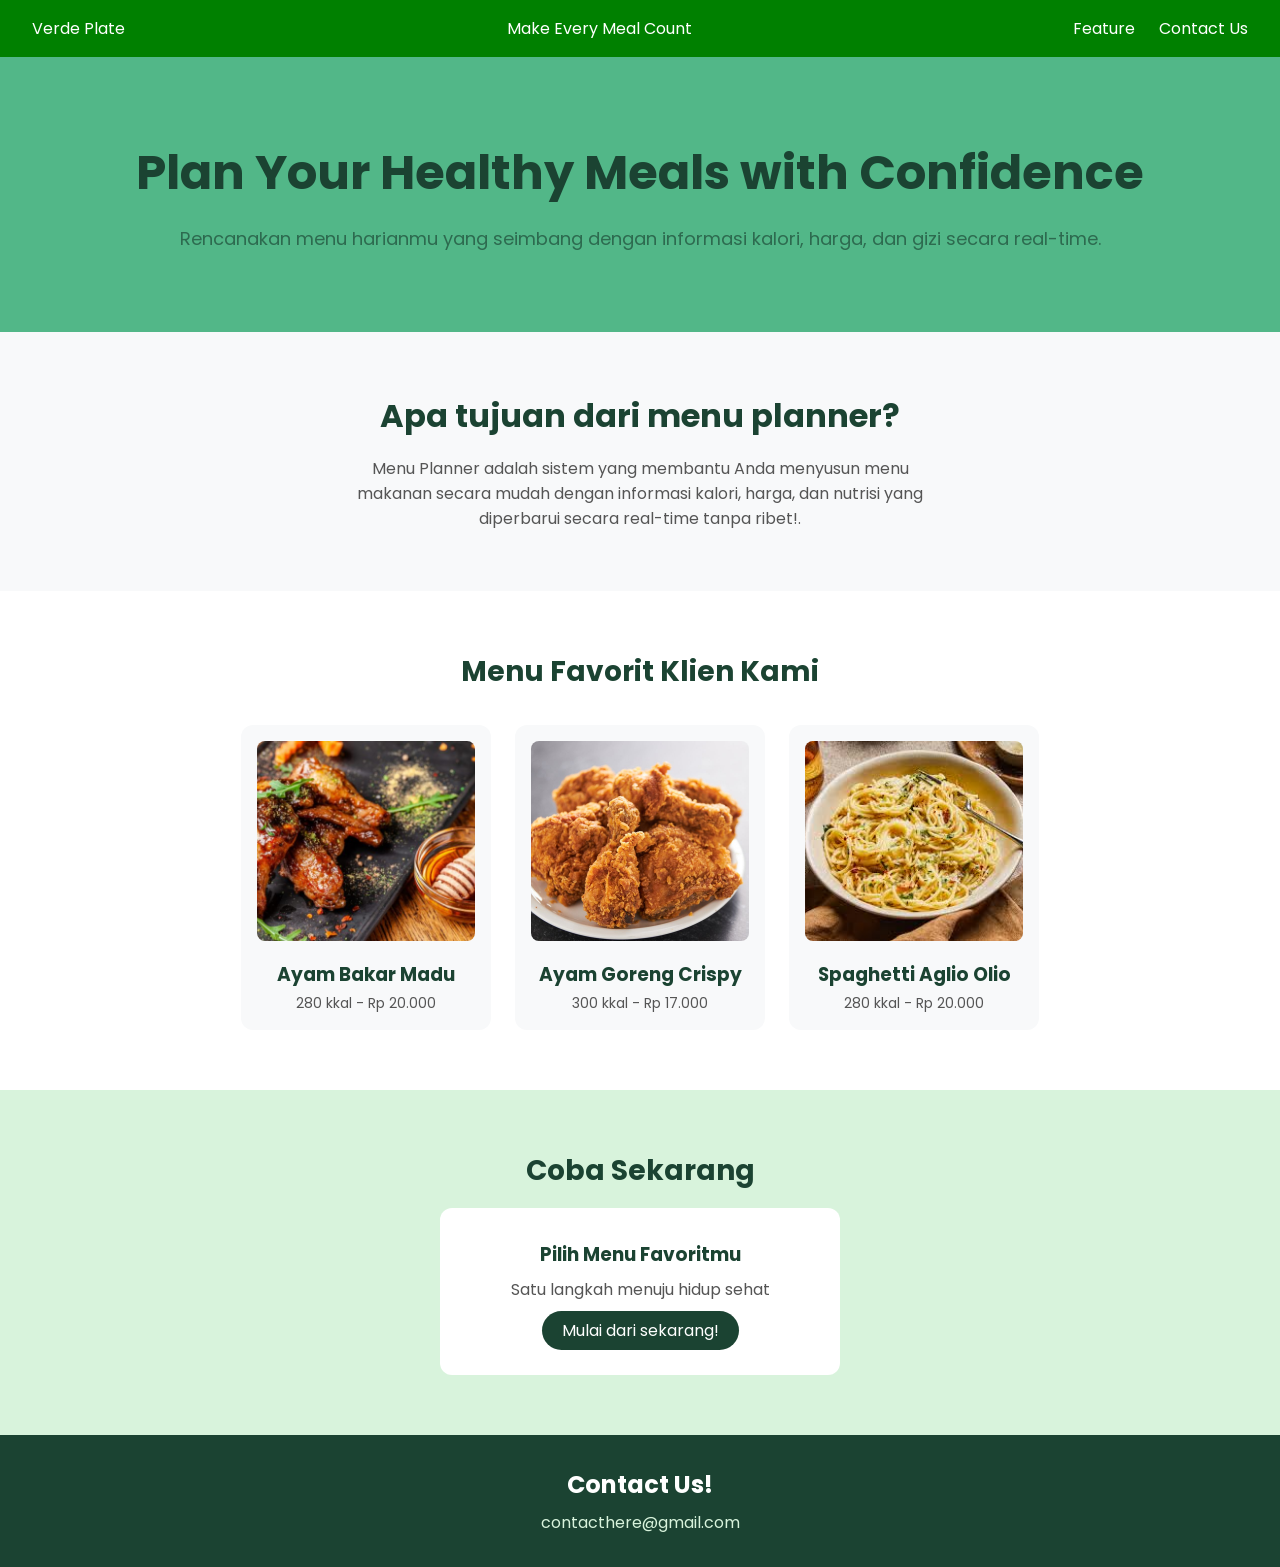
<file: index.html>
<!DOCTYPE html>
<html lang="en">
<head>
  <meta charset="UTF-8">
  <meta name="viewport" content="width=device-width, initial-scale=1.0">
  <link href="https://fonts.googleapis.com/css2?family=Poppins:wght@400;600;700&display=swap" rel="stylesheet">
  <link rel="stylesheet" href="style.css">
  <title>Verde Plate</title>
</head>
<body>
  <header>
    <div class="logo">Verde Plate</div>
    <div id="quote">Make Every Meal Count</div>
    <button class="hamburger" id="hamburger">☰</button>
    <nav>
      <ul>
        <li><a href="#cobasekarang">Feature</a></li>
        <!-- <li><a href="#about">About</a></li> -->
        <li><a href="#contact">Contact Us</a></li>
      </ul>
    </nav>
    <!-- <a href="planner.html" class="btn">Start Now!</a> -->
  </header>
  <main>
    <section id="hero">
      <h1>Plan Your Healthy Meals with Confidence</h1>
      <p>Rencanakan menu harianmu yang seimbang dengan informasi kalori, harga, dan gizi secara real-time.</p>
      <!-- <a href="planner.html" class="btn btn-hero">Mulai Rencanakan Menumu</a> -->
    </section>

    <section id="about">
      <h2>Apa tujuan dari menu planner?</h2>
      <p>Menu Planner adalah sistem yang membantu Anda menyusun menu makanan secara mudah dengan informasi kalori, harga, dan nutrisi yang diperbarui secara real-time tanpa ribet!.</p>
    </section>
    
    <section id="menu-favorit">

      <h2>Menu Favorit Klien Kami</h2>
      
      <div class="menu-grid">

        <div class="menu-card">
          <img src="imgs/ayambakarmadu.jpg" alt="Ayam Bakar Madu beuuh enak ey">
          <h3>Ayam Bakar Madu</h3>
          <p>280 kkal - Rp 20.000</p>
        </div>
      
        <div class="menu-card">
          <img src="imgs/ayamgorengenak.png" alt="Ayam Goreng Crispy beuuh enak ey">
            <h3>Ayam Goreng Crispy</h3>
            <p>300 kkal - Rp 17.000</p>
        </div>
        
        <div class="menu-card">
          <img src="imgs/spaghetti-aglio-olio.jpg" alt="Spaghetti Aglio Olio beuuh enak ey">
            <h3>Spaghetti Aglio Olio</h3>
            <p>280 kkal - Rp 20.000</p>
        </div>
      </div>
    </section>

    <section id="cobasekarang">
      <h2>Coba Sekarang</h2>
      <div class="fitur-card">
        <h3>Pilih Menu Favoritmu</h3>
        <p>Satu langkah menuju hidup sehat</p>
        <a href="planner.html" class="btn">Mulai dari sekarang!</a>
      </div>
    </section>
  </main>

  <footer id="contact">
    <h2>Contact Us!</h2>
    <a href="mailto:contact@gmail.com">contacthere@gmail.com</a>
  </footer>
  <script src = "hamburger.js"></script>
</body>
</html>
</file>
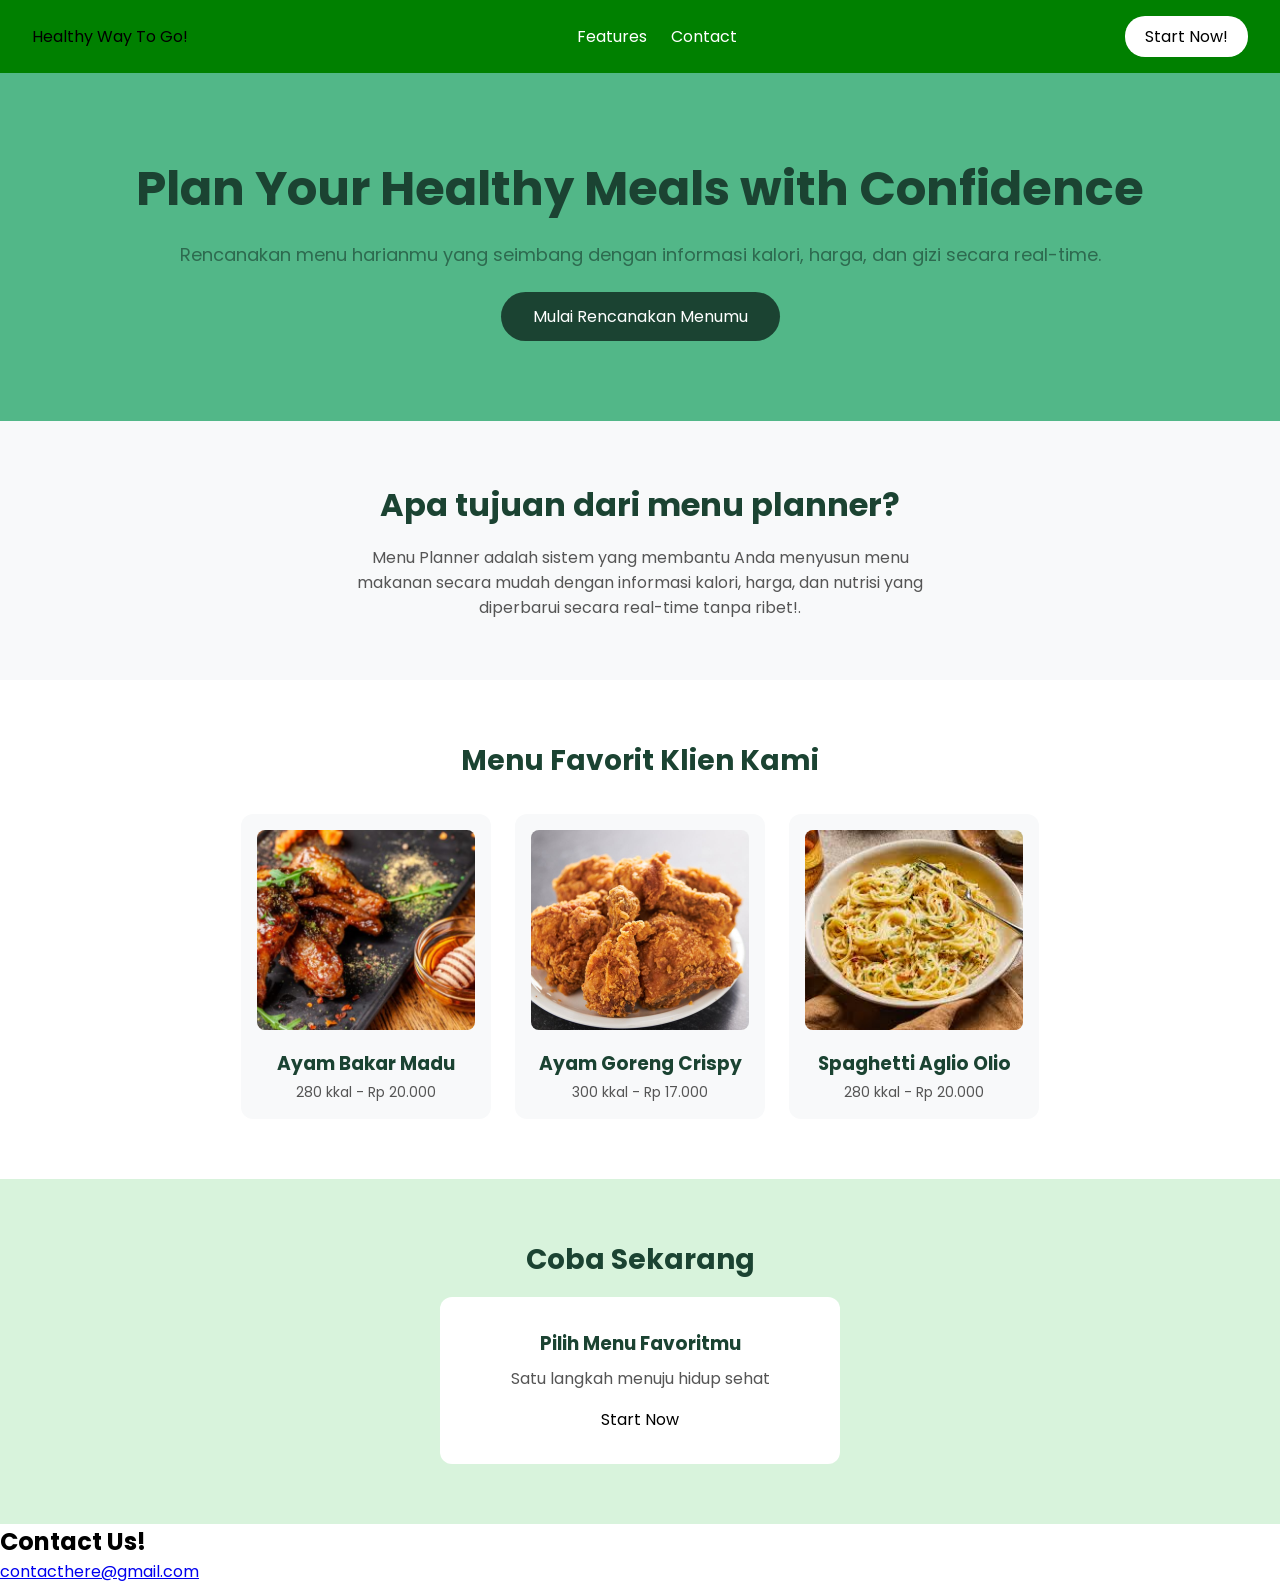
<file: Landing_Page/index.html>
<!DOCTYPE html>
<html lang="en">
<head>
  <meta charset="UTF-8">
  <meta name="viewport" content="width=device-width, initial-scale=1.0">
  <link href="https://fonts.googleapis.com/css2?family=Poppins:wght@400;600;700&display=swap" rel="stylesheet">
  <link rel="stylesheet" href="style.css">
  <title>Healthy Way To Go!</title>
</head>
<body>
  <header>
    <div class="logo">Healthy Way To Go!</div>
    <nav>
      <ul>
        <li><a href="#cobasekarang">Features</a></li>
        <li><a href="#contact">Contact</a></li>
      </ul>
    </nav>
    <a href="/tubes-menu-planner/Planner/Planner.html" class="btn">Start Now!</a>
  </header>
  <main>
    <section id="hero">
      <h1>Plan Your Healthy Meals with Confidence</h1>
      <p>Rencanakan menu harianmu yang seimbang dengan informasi kalori, harga, dan gizi secara real-time.</p>
      <a href="/tubes-menu-planner/Planner/Planner.html" class="btn btn-hero">Mulai Rencanakan Menumu</a>
    </section>

    <section id="about">
      <h2>Apa tujuan dari menu planner?</h2>
      <p>Menu Planner adalah sistem yang membantu Anda menyusun menu makanan secara mudah dengan informasi kalori, harga, dan nutrisi yang diperbarui secara real-time tanpa ribet!.</p>
    </section>
    
    <section id="menu-favorit">

      <h2>Menu Favorit Klien Kami</h2>
      
      <div class="menu-grid">

        <div class="menu-card">
          <img src="imgs/ayambakarmadu.jpg" alt="Ayam Bakar Madu beuuh enak ey">
          <h3>Ayam Bakar Madu</h3>
          <p>280 kkal - Rp 20.000</p>
        </div>
      
        <div class="menu-card">
          <img src="imgs/ayamgorengenak.png" alt="Ayam Goreng Crispy beuuh enak ey">
            <h3>Ayam Goreng Crispy</h3>
            <p>300 kkal - Rp 17.000</p>
        </div>
        
        <div class="menu-card">
          <img src="imgs/spaghetti-aglio-olio.jpg" alt="Spaghetti Aglio Olio beuuh enak ey">
            <h3>Spaghetti Aglio Olio</h3>
            <p>280 kkal - Rp 20.000</p>
        </div>
      </div>
    </section>

    <section id="cobasekarang">
      <h2>Coba Sekarang</h2>
      <div class="fitur-card">
        <h3>Pilih Menu Favoritmu</h3>
        <p>Satu langkah menuju hidup sehat</p>
        <a href="/tubes-menu-planner/Planner/Planner.html" class="btn">Start Now</a>
      </div>
    </section>
  </main>

  <footer id="contact">
    <h2>Contact Us!</h2>
    <a href="mailto:contact@gmail.com">contacthere@gmail.com</a>
  </footer>
</body>
</html>
</file>
<file: style.css>
/* Reset default browser margin/padding */
* {
    margin: 0;
    padding: 0;
    box-sizing: border-box;
}

.hamburger {
    display: none;
}

body {
  font-family: 'Poppins', sans-serif;
}

header {
    display: flex;
    justify-content: space-between;
    align-items: center;
    /* knp ada dua angka berbeda di padding? angka pertama buat ngatur atas sama bawahnya kalao yang kedua buat kanan sama kirinya */
    padding: 16px 32px;
    background-color: green;
}

#quote {
    color: white;
}

.logo {
    color: white;
    font-size: 16px;
}

nav ul {
    /* pake list-style buat ngilangin bullet point */
    list-style: none;
    display: flex;
    gap: 24px; 
}

nav a {
    text-decoration: none;
    color: white;
}

/* button disini */
.btn {
    text-decoration: none;
    background-color: white;
    color: black;
    padding: 8px 20px;
    border-radius: 20px;
}

.btn-hero {
  display: inline-block;
  margin-top: 24px;
  background-color: #1b4332;
  color: white;
  padding: 12px 32px;
  border-radius: 25px;
  font-size: 16px;
}

/* bagian hero */
#hero {
    text-align: center;
    padding: 80px 32px;
    background-color: #52b788;
}

#hero h1 {
    font-size: 48px;
    margin-bottom: 16px;
    color: #1b4332;
}

#hero p {
    font-size: 18px;
    color: #2d6a4f;
}

/* bagian tujuan dari menu planner */
#about {
    padding: 60px 32px;
    text-align: center;
    background-color: #f8f9fa;
}

#about h2 {
    font-size: 32px;
    color: #1b4332;
    margin-bottom: 16px;
}

#about p {
    font-size: 16px;
    color: #555;
    max-width: 600px;
    margin: 0 auto;
}

/* bagian menu faborit */
#menu-favorit {
    padding: 60px 32px;
    text-align: center;
    background-color: #ffff;
}

#menu-favorit h2 {
    font-size: 28px;
    color: #1b4332;
    margin-bottom: 32px;
}

.menu-grid {
    display: flex;
    gap: 24px;
    justify-content: center;
}

.menu-card {
    background-color: #f8f9fa;
    border-radius: 12px;
    padding: 16px;
    width: 250px;
}

.menu-card img {
    width: 100%;
    height: 200px;
    object-fit: cover;
    border-radius: 8px;
}

.menu-card h3 {
    margin-top: 12px;
    color: #1b4332;
}

.menu-card p {
    color: #555;
    font-size: 14px;
    margin-top: 4px;
}

/* bagian coba sekarang */

#cobasekarang {
    padding: 60px 32px;
    text-align: center;
    background-color: #d8f3dc;
}

#cobasekarang h2 {
    font-size: 28px;
    color: #1b4332;
    margin-bottom: 16px;
}

.fitur-card {
    background-color: white;
    border-radius: 12px;
    padding: 32px;
    max-width: 400px;
    margin: 0 auto;
}

.fitur-card h3 {
    color: #1b4332;
    margin-bottom: 8px;
}

.fitur-card p {
    color: #555;
    margin-bottom: 16px;
}

.fitur-card a {
    background-color: #1b4332;
    color: white;
}

/* bagian footer */

footer {
    padding: 32px;
    text-align: center;
    background-color: #1b4332;
    color: white;
}

footer h2 {
    margin-bottom: 8px;
}

footer a {
    color: #d8f3dc;
    text-decoration: none;
}

@media (max-width: 768px) {
    header {
        flex-wrap: wrap;
        gap: 12px;
    }
    
    .logo {
        font-size: 14px;
        white-space: nowrap;
    }

    #quote {
        display: none;
    }

    nav {
        width: 100%;
    }

    .menu-grid {
        flex-direction: column;
        align-items: center;
    }

    .menu-card {
        width: 100%;
        max-width: 350px;
    }

    .hamburger {
        margin-left: auto;
        display: block;
        background: none;
        border: none;
        color: white;
        font-size: 24px;
        cursor: pointer;
    }

    nav ul {
        display: none;
        flex-direction: column;
        gap: 12px;
        text-align: center;
    }

    nav ul.active {
        display: flex;
    }
    
}
</file>
<file: Landing_Page/style.css>
/* Reset default browser margin/padding */
* {
    margin: 0;
    padding: 0;
    box-sizing: border-box;
}

body {
  font-family: 'Poppins', sans-serif;
}

header {
    display: flex;
    justify-content: space-between;
    align-items: center;
    /* knp ada dua angka berbeda di padding? angka pertama buat ngatur atas sama bawahnya kalao yang kedua buat kanan sama kirinya */
    padding: 16px 32px;
    background-color: green;
}

nav ul {
    /* pake list-style buat ngilangin bullet point */
    list-style: none;
    display: flex;
    gap: 24px; 
}

nav a {
    text-decoration: none;
    color: white;
}

/* button disini */
.btn {
    text-decoration: none;
    background-color: white;
    color: black;
    padding: 8px 20px;
    border-radius: 20px;
}

.btn-hero {
  display: inline-block;
  margin-top: 24px;
  background-color: #1b4332;
  color: white;
  padding: 12px 32px;
  border-radius: 25px;
  font-size: 16px;
}

/* bagian hero */
#hero {
    text-align: center;
    padding: 80px 32px;
    background-color: #52b788;
}

#hero h1 {
    font-size: 48px;
    margin-bottom: 16px;
    color: #1b4332;
}

#hero p {
    font-size: 18px;
    color: #2d6a4f;
}

/* bagian tujuan dari menu planner */
#about {
    padding: 60px 32px;
    text-align: center;
    background-color: #f8f9fa;
}

#about h2 {
    font-size: 32px;
    color: #1b4332;
    margin-bottom: 16px;
}

#about p {
    font-size: 16px;
    color: #555;
    max-width: 600px;
    margin: 0 auto;
}

/* bagian menu faborit */
#menu-favorit {
    padding: 60px 32px;
    text-align: center;
    background-color: #ffff;
}

#menu-favorit h2 {
    font-size: 28px;
    color: #1b4332;
    margin-bottom: 32px;
}

.menu-grid {
    display: flex;
    gap: 24px;
    justify-content: center;
}

.menu-card {
    background-color: #f8f9fa;
    border-radius: 12px;
    padding: 16px;
    width: 250px;
}

.menu-card img {
    width: 100%;
    height: 200px;
    object-fit: cover;
    border-radius: 8px;
}

.menu-card h3 {
    margin-top: 12px;
    color: #1b4332;
}

.menu-card p {
    color: #555;
    font-size: 14px;
    margin-top: 4px;
}

/* bagian coba sekarang */

#cobasekarang {
    padding: 60px 32px;
    text-align: center;
    background-color: #d8f3dc;
}

#cobasekarang h2 {
    font-size: 28px;
    color: #1b4332;
    margin-bottom: 16px;
}

.fitur-card {
    background-color: white;
    border-radius: 12px;
    padding: 32px;
    max-width: 400px;
    margin: 0 auto;
}

.fitur-card h3 {
    color: #1b4332;
    margin-bottom: 8px;
}

.fitur-card p {
    color: #555;
    margin-bottom: 16px;
}
</file>
